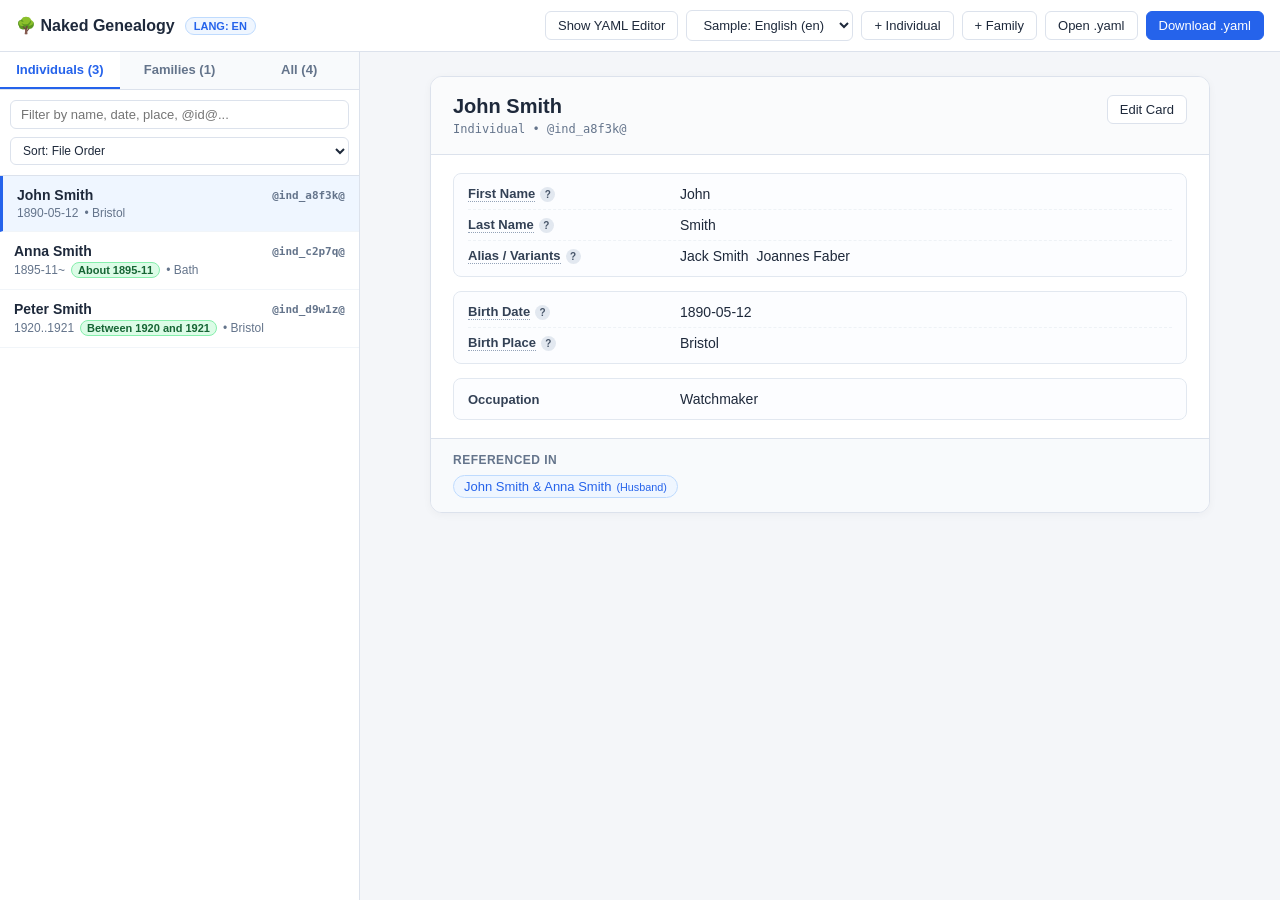
<file: naked-genealogy-viewer-v6.html>
<!DOCTYPE html>
<html lang="en">
<head>
<meta charset="UTF-8" />
<meta name="viewport" content="width=device-width, initial-scale=1.0" />
<title>Naked Genealogy Viewer v6</title>
<style>
  :root {
    --bg: #f4f6f9;
    --surface: #ffffff;
    --border: #dce2ec;
    --text: #1e293b;
    --muted: #64748b;
    --accent: #2563eb;
    --accent-soft: #eff6ff;
    --green-bg: #dcfce7;
    --green-text: #166534;
    --green-border: #86efac;
    --danger: #dc2626;
    --danger-soft: #fef2f2;
    --editor-bg: #0f172a;
    --editor-text: #e2e8f0;
  }
  * { box-sizing: border-box; }
  body {
    margin: 0;
    font-family: -apple-system, BlinkMacSystemFont, "Segoe UI", Roboto, sans-serif;
    background: var(--bg);
    color: var(--text);
    height: 100vh;
    display: flex;
    flex-direction: column;
  }
  header {
    background: var(--surface);
    border-bottom: 1px solid var(--border);
    padding: 10px 16px;
    display: flex;
    align-items: center;
    justify-content: space-between;
    gap: 12px;
    flex-wrap: wrap;
  }
  .brand {
    display: flex;
    align-items: center;
    gap: 10px;
    font-weight: 700;
    font-size: 16px;
  }
  .badge {
    font-size: 11px;
    font-weight: 600;
    padding: 2px 8px;
    border-radius: 999px;
    background: var(--accent-soft);
    color: var(--accent);
    border: 1px solid #bfdbfe;
  }
  .toolbar {
    display: flex;
    align-items: center;
    gap: 8px;
    flex-wrap: wrap;
  }
  button, select {
    font-family: inherit;
    font-size: 13px;
    padding: 6px 12px;
    border-radius: 6px;
    border: 1px solid var(--border);
    background: var(--surface);
    color: var(--text);
    cursor: pointer;
    transition: background 0.15s, border-color 0.15s;
  }
  button:hover, select:hover { background: #f8fafc; border-color: #cbd5e1; }
  button.primary { background: var(--accent); color: #fff; border-color: var(--accent); }
  button.primary:hover { background: #1d4ed8; }
  button.danger { color: var(--danger); border-color: #fecaca; background: var(--danger-soft); }

  main {
    flex: 1;
    display: flex;
    overflow: hidden;
  }

  /* Left Pane: Collapsible YAML Editor */
  #editorPane {
    width: 38%;
    min-width: 320px;
    max-width: 600px;
    background: var(--editor-bg);
    color: var(--editor-text);
    display: flex;
    flex-direction: column;
    border-right: 1px solid var(--border);
  }
  #editorPane.hidden { display: none; }
  .pane-header {
    padding: 8px 12px;
    font-size: 12px;
    font-weight: 600;
    text-transform: uppercase;
    letter-spacing: 0.04em;
    border-bottom: 1px solid rgba(255,255,255,0.1);
    display: flex;
    justify-content: space-between;
    align-items: center;
  }
  #yamlInput {
    flex: 1;
    width: 100%;
    border: none;
    outline: none;
    resize: none;
    padding: 14px;
    background: var(--editor-bg);
    color: var(--editor-text);
    font-family: ui-monospace, SFMono-Regular, Menlo, Consolas, monospace;
    font-size: 13px;
    line-height: 1.55;
  }

  /* Middle Pane: Directory List */
  #listPane {
    width: 360px;
    min-width: 280px;
    background: var(--surface);
    border-right: 1px solid var(--border);
    display: flex;
    flex-direction: column;
  }
  .tabs {
    display: flex;
    border-bottom: 1px solid var(--border);
    background: #f8fafc;
  }
  .tab {
    flex: 1;
    padding: 10px 8px;
    text-align: center;
    font-size: 13px;
    font-weight: 600;
    color: var(--muted);
    border: none;
    border-bottom: 2px solid transparent;
    border-radius: 0;
    background: transparent;
  }
  .tab.active {
    color: var(--accent);
    border-bottom-color: var(--accent);
    background: var(--surface);
  }
  .list-controls {
    padding: 10px;
    border-bottom: 1px solid var(--border);
    display: flex;
    flex-direction: column;
    gap: 8px;
  }
  .search-row {
    display: flex;
    gap: 6px;
  }
  #searchInput {
    flex: 1;
    padding: 6px 10px;
    border: 1px solid var(--border);
    border-radius: 6px;
    font-size: 13px;
  }
  .sort-row {
    display: flex;
    gap: 6px;
    align-items: center;
  }
  .sort-row select { flex: 1; font-size: 12px; padding: 5px 8px; }
  #recordList {
    flex: 1;
    overflow-y: auto;
  }
  .list-item {
    padding: 11px 14px;
    border-bottom: 1px solid #f1f5f9;
    cursor: pointer;
    transition: background 0.1s;
  }
  .list-item:hover { background: #f8fafc; }
  .list-item.selected { background: var(--accent-soft); border-left: 3px solid var(--accent); }
  .item-title {
    font-weight: 600;
    font-size: 14px;
    display: flex;
    justify-content: space-between;
    align-items: center;
    gap: 6px;
  }
  .item-id {
    font-family: monospace;
    font-size: 11px;
    color: var(--muted);
  }
  .item-sub {
    font-size: 12px;
    color: var(--muted);
    margin-top: 3px;
    display: flex;
    align-items: center;
    gap: 6px;
    flex-wrap: wrap;
  }

  /* Right Pane: Naked Object Inspector */
  #inspectorPane {
    flex: 1;
    overflow-y: auto;
    padding: 24px;
  }
  .card {
    max-width: 780px;
    margin: 0 auto;
    background: var(--surface);
    border: 1px solid var(--border);
    border-radius: 12px;
    box-shadow: 0 2px 8px rgba(15, 23, 42, 0.04);
    overflow: hidden;
  }
  .card-header {
    padding: 18px 22px;
    border-bottom: 1px solid var(--border);
    display: flex;
    justify-content: space-between;
    align-items: flex-start;
    gap: 12px;
    background: #fafbfc;
  }
  .card-title { margin: 0; font-size: 20px; }
  .card-meta { margin-top: 4px; font-size: 12px; color: var(--muted); font-family: monospace; }
  .card-body { padding: 18px 22px; display: flex; flex-direction: column; gap: 14px; }

  .field-group {
    border: 1px solid #e2e8f0;
    border-radius: 8px;
    padding: 12px 14px;
    background: #fcfdff;
  }
  .field-row {
    display: grid;
    grid-template-columns: 200px 1fr;
    gap: 12px;
    padding: 7px 0;
    border-bottom: 1px dashed #eef2f6;
    align-items: center;
  }
  .field-row:last-child { border-bottom: none; padding-bottom: 0; }
  .field-row:first-child { padding-top: 0; }

  .field-label {
    font-size: 13px;
    font-weight: 600;
    color: #334155;
    display: inline-flex;
    align-items: center;
    gap: 5px;
  }
  .has-tip {
    border-bottom: 1px dotted #94a3b8;
    cursor: help;
  }
  .tip-icon {
    display: inline-flex;
    align-items: center;
    justify-content: center;
    width: 15px;
    height: 15px;
    font-size: 10px;
    border-radius: 50%;
    background: #e2e8f0;
    color: #475569;
  }

  .field-value {
    font-size: 14px;
    display: flex;
    align-items: center;
    gap: 8px;
    flex-wrap: wrap;
  }

  /* Green Date Explanation Pill */
  .date-badge {
    display: inline-flex;
    align-items: center;
    padding: 2px 9px;
    font-size: 12px;
    font-weight: 600;
    border-radius: 999px;
    background: var(--green-bg);
    color: var(--green-text);
    border: 1px solid var(--green-border);
  }
  .date-badge-sm {
    padding: 1px 6px;
    font-size: 11px;
  }

  /* Link Pills */
  .link-pill {
    display: inline-flex;
    align-items: center;
    gap: 5px;
    padding: 3px 10px;
    border-radius: 999px;
    background: var(--accent-soft);
    color: var(--accent);
    border: 1px solid #bfdbfe;
    font-size: 13px;
    font-weight: 500;
    cursor: pointer;
    text-decoration: none;
  }
  .link-pill:hover { background: #dbeafe; }
  .link-broken {
    background: var(--danger-soft);
    color: var(--danger);
    border-color: #fecaca;
  }

  /* Backlinks Footer */
  .backlinks {
    padding: 14px 22px;
    background: #f8fafc;
    border-top: 1px solid var(--border);
  }
  .backlinks-title {
    font-size: 12px;
    font-weight: 700;
    text-transform: uppercase;
    letter-spacing: 0.04em;
    color: var(--muted);
    margin-bottom: 8px;
  }

  /* Edit Mode Inputs */
  .edit-row {
    display: grid;
    grid-template-columns: 180px 1fr 32px;
    gap: 8px;
    margin-bottom: 8px;
    align-items: center;
  }
  .edit-row input {
    width: 100%;
    padding: 6px 9px;
    border: 1px solid #cbd5e1;
    border-radius: 6px;
    font-size: 13px;
    font-family: inherit;
  }
  .edit-actions {
    display: flex;
    justify-content: space-between;
    margin-top: 14px;
    padding-top: 12px;
    border-top: 1px solid var(--border);
  }

  /* Floating Instant Tooltip */
  #tooltip {
    position: fixed;
    z-index: 9999;
    pointer-events: none;
    background: #0f172a;
    color: #f8fafc;
    padding: 8px 11px;
    border-radius: 7px;
    font-size: 12px;
    line-height: 1.4;
    max-width: 290px;
    box-shadow: 0 10px 20px rgba(0,0,0,0.2);
    display: none;
  }
  #tooltip code {
    display: block;
    color: #93c5fd;
    font-size: 11px;
    margin-bottom: 3px;
  }
</style>
</head>
<body>

<header>
  <div class="brand">
    <span>🌳 Naked Genealogy</span>
    <span class="badge" id="langBadge">LANG: EN</span>
  </div>
  <div class="toolbar">
    <button id="toggleYamlBtn">Show YAML Editor</button>
    <select id="sampleSelect" title="Load built-in sample">
      <option value="en">Sample: English (en)</option>
      <option value="pl">Sample: Polski (pl)</option>
    </select>
    <button id="newIndBtn">+ Individual</button>
    <button id="newFamBtn">+ Family</button>
    <button id="openFileBtn">Open .yaml</button>
    <button id="downloadBtn" class="primary">Download .yaml</button>
    <input type="file" id="fileInput" accept=".yaml,.yml,.txt" style="display:none" />
  </div>
</header>

<main>
  <!-- Collapsible YAML Editor (hidden by default) -->
  <section id="editorPane" class="hidden">
    <div class="pane-header">
      <span>Raw YAML Stream</span>
      <span id="parseStatus" style="color:#86efac;">Valid</span>
    </div>
    <textarea id="yamlInput" spellcheck="false"></textarea>
  </section>

  <!-- Directory List -->
  <section id="listPane">
    <div class="tabs">
      <button class="tab active" data-tab="Individual">Individuals (<span id="countInd">0</span>)</button>
      <button class="tab" data-tab="Family">Families (<span id="countFam">0</span>)</button>
      <button class="tab" data-tab="All">All (<span id="countAll">0</span>)</button>
    </div>
    <div class="list-controls">
      <div class="search-row">
        <input type="text" id="searchInput" placeholder="Filter by name, date, place, @id@..." />
      </div>
      <div class="sort-row">
        <select id="sortSelect">
          <option value="file">Sort: File Order</option>
          <option value="name_asc">Sort: Name (A → Z)</option>
          <option value="name_desc">Sort: Name (Z → A)</option>
          <option value="date_asc">Sort: Date (Oldest first)</option>
          <option value="date_desc">Sort: Date (Newest first)</option>
        </select>
      </div>
    </div>
    <div id="recordList"></div>
  </section>

  <!-- Single Card Inspector -->
  <section id="inspectorPane">
    <div id="inspectorContent"></div>
  </section>
</main>

<div id="tooltip"></div>
<datalist id="dictKeysList"></datalist>

<script>
const SAMPLES = {
  en: `---
id: "@meta@"
type: Meta
language: en
encoding: UTF-8
date_approx: "About {date}"
date_uncertain: "Uncertain {date}"
date_range: "Between {start} and {end}"
date_before: "On or before {date}"
date_after: "On or after {date}"
---
id: "@dictionary@"
type: Dictionary

name_first: First Name — Primary given name at birth or baptism
name_middle: Middle Name — Secondary given name(s)
name_maiden: Maiden Name — Surname at birth prior to marriage
name_last: Last Name — Current or primary family surname
name_alias: Alias / Variants — Nicknames or spelling variations in records

birth_date: Birth Date — Date of birth (EDTF format)
birth_place: Birth Place — Town, parish, or region of birth

death_date: Death Date — Date of death (EDTF format)
death_place: Death Place — Location of death or burial

marriage_date: Marriage Date — Date of wedding or union
marriage_place: Marriage Place — Parish or civil registry location

husband_id: Husband — Link to partner 1 in a family unit
wife_id: Wife — Link to partner 2 in a family unit
child_ids: Children — List of links to children in this family
---
id: "@ind_a8f3k@"
type: Individual

name_first: John
name_last: Smith
name_alias:
  - Jack Smith
  - Joannes Faber

birth_date: 1890-05-12
birth_place: Bristol

occupation: Watchmaker
---
id: "@ind_c2p7q@"
type: Individual

name_first: Anna
name_maiden: Taylor
name_last: Smith

birth_date: 1895-11~
birth_place: Bath
---
id: "@ind_d9w1z@"
type: Individual

name_first: Peter
name_last: Smith

birth_date: 1920..1921
birth_place: Bristol
---
id: "@fam_9x2p1@"
type: Family

marriage_date: 1918-06-20
marriage_place: Bristol

husband_id: "@ind_a8f3k@"
wife_id: "@ind_c2p7q@"
child_ids:
  - "@ind_d9w1z@"
`,
  pl: `---
id: "@meta@"
type: Meta
language: pl
encoding: UTF-8
date_approx: "Około {date}"
date_uncertain: "Niepewna data: {date}"
date_range: "Między {start} a {end}"
date_before: "Nie później niż {date}"
date_after: "Nie wcześniej niż {date}"
---
id: "@dictionary@"
type: Dictionary

imie: Imię — Pierwsze imię nadane przy urodzeniu lub chrzcie
drugie_imie: Drugie imię — Kolejne imię nadane przy urodzeniu lub chrzcie
nazwisko_rodowe: Nazwisko rodowe — Nazwisko noszone przed zawarciem małżeństwa
nazwisko: Nazwisko — Obecne lub główne nazwisko
pseudonim: Pseudonim / Warianty — Zdrobnienia lub warianty pisowni w aktach

urodzenie_data: Data urodzenia — Data urodzenia w formacie EDTF
urodzenie_miejsce: Miejsce urodzenia — Miejscowość lub parafia urodzenia

zgon_data: Data zgonu — Data śmierci w formacie EDTF
zgon_miejsce: Miejsce zgonu — Miejscowość zgonu lub pochówku

slub_data: Data ślubu — Data zawarcia małżeństwa
slub_miejsce: Miejsce ślubu — Parafia lub urząd stanu cywilnego

maz_id: Mąż — Odnośnik do męża lub partnera w rodzinie
zona_id: Żona — Odnośnik do żony lub partnerki w rodzinie
dzieci_ids: Dzieci — Lista odnośników do dzieci w rodzinie
---
id: "@ind_a8f3k@"
type: Individual

imie: Jan
nazwisko: Kowalski
pseudonim:
  - Jasiek
  - Joannes Kowalsky

urodzenie_data: 1890-05-12
urodzenie_miejsce: Kraków

zawod: Zegarmistrz
---
id: "@ind_c2p7q@"
type: Individual

imie: Anna
nazwisko_rodowe: Zielińska
nazwisko: Kowalska

urodzenie_data: 1895-11~
urodzenie_miejsce: Wieliczka
---
id: "@ind_d9w1z@"
type: Individual

imie: Piotr
nazwisko: Kowalski

urodzenie_data: 1920..1921
urodzenie_miejsce: Kraków
---
id: "@fam_9x2p1@"
type: Family

slub_data: 1918-06-20
slub_miejsce: Kraków

maz_id: "@ind_a8f3k@"
zona_id: "@ind_c2p7q@"
dzieci_ids:
  - "@ind_d9w1z@"
`
};

let state = {
  docs: [],
  registry: {},
  meta: {},
  dict: {},
  dictGroups: [],
  activeTab: "Individual",
  selectedId: null,
  editMode: false
};

function unquote(val) {
  val = val.trim();
  if ((val.startsWith('"') && val.endsWith('"')) || (val.startsWith("'") && val.endsWith("'"))) {
    return val.slice(1, -1);
  }
  return val;
}

function parseYamlStream(text) {
  const rawBlocks = text.split(/^---\s*$/m);
  const docs = [];

  for (const block of rawBlocks) {
    const lines = block.split(/\r?\n/);
    const entries = [];
    let currentKey = null;
    let groupIndex = 0;
    let sawField = false;

    for (let rawLine of lines) {
      const trimmed = rawLine.trim();
      if (!trimmed) {
        if (sawField) groupIndex++;
        continue;
      }
      if (trimmed.startsWith("#")) continue;

      if (rawLine.match(/^\s*-\s+/)) {
        const itemVal = unquote(rawLine.replace(/^\s*-\s+/, ""));
        if (currentKey && entries.length > 0) {
          const last = entries[entries.length - 1];
          if (!Array.isArray(last.value)) last.value = [];
          last.value.push(itemVal);
        }
        continue;
      }

      const colonIdx = rawLine.indexOf(":");
      if (colonIdx > 0) {
        const key = rawLine.slice(0, colonIdx).trim();
        const rest = rawLine.slice(colonIdx + 1).trim();
        currentKey = key;
        sawField = true;
        entries.push({
          key,
          value: rest === "" ? [] : unquote(rest),
          group: groupIndex
        });
      }
    }

    if (entries.length > 0) {
      const map = {};
      entries.forEach(e => { map[e.key] = e.value; });
      docs.push({ entries, map });
    }
  }
  return docs;
}

function serializeYamlStream(docs) {
  return docs.map(doc => {
    const lines = ["---"];
    let prevGroup = null;
    for (const e of doc.entries) {
      if (prevGroup !== null && e.group !== prevGroup && e.key !== "id" && e.key !== "type") {
        lines.push("");
      }
      prevGroup = e.group;
      if (Array.isArray(e.value)) {
        lines.push(`${e.key}:`);
        e.value.forEach(v => lines.push(`  - ${formatYamlScalar(v)}`));
      } else {
        lines.push(`${e.key}: ${formatYamlScalar(e.value)}`);
      }
    }
    return lines.join("\n");
  }).join("\n") + "\n";
}

function formatYamlScalar(val) {
  const s = String(val ?? "");
  if (s.startsWith("@") || s.startsWith("..") || s.includes(": ") || s.includes("{")) {
    return `"${s.replace(/"/g, '\\"')}"`;
  }
  return s;
}

function rebuildModel() {
  const text = document.getElementById("yamlInput").value;
  const docs = parseYamlStream(text);
  const registry = {};
  let meta = {};
  const dict = {};
  const dictGroups = [];

  docs.forEach(doc => {
    if (doc.map.id) registry[doc.map.id] = doc;
    if (doc.map.id === "@meta@" || doc.map.type === "Meta") meta = doc.map;
    if (doc.map.id === "@dictionary@" || doc.map.type === "Dictionary") {
      doc.entries.forEach(e => {
        if (e.key === "id" || e.key === "type") return;
        const raw = String(e.value || "");
        const parts = raw.split(/\s+(?:—|-)\s+/);
        dict[e.key] = {
          label: parts[0] || prettifyKey(e.key),
          tip: parts.slice(1).join(" - ") || "",
          group: e.group
        };
      });
    }
  });

  state.docs = docs;
  state.registry = registry;
  state.meta = meta;
  state.dict = dict;

  const lang = (meta.language || "en").toUpperCase();
  document.getElementById("langBadge").textContent = `LANG: ${lang}`;

  const dl = document.getElementById("dictKeysList");
  dl.innerHTML = Object.keys(dict).map(k => `<option value="${k}">${dict[k].label}</option>`).join("");

  const visibleDocs = docs.filter(d => d.map.type !== "Meta" && d.map.type !== "Dictionary");
  if (!state.selectedId || !registry[state.selectedId]) {
    state.selectedId = visibleDocs.length ? visibleDocs[0].map.id : null;
  }

  renderList();
  renderInspector();
}

function prettifyKey(key) {
  return key.replace(/_ids?$/, "").replace(/_/g, " ").replace(/\b\w/g, c => c.toUpperCase());
}

function getFieldMeta(key) {
  if (state.dict[key]) return state.dict[key];
  return { label: prettifyKey(key), tip: "", group: null };
}

function getDateTemplates() {
  const isPl = (state.meta.language || "").toLowerCase() === "pl";
  return {
    approx: state.meta.date_approx || (isPl ? "Około {date}" : "About {date}"),
    uncertain: state.meta.date_uncertain || (isPl ? "Niepewna data: {date}" : "Uncertain {date}"),
    range: state.meta.date_range || (isPl ? "Między {start} a {end}" : "Between {start} and {end}"),
    before: state.meta.date_before || (isPl ? "Nie później niż {date}" : "On or before {date}"),
    after: state.meta.date_after || (isPl ? "Nie wcześniej niż {date}" : "On or after {date}")
  };
}

function explainDate(val) {
  if (typeof val !== "string") return null;
  const v = val.trim();
  const tpl = getDateTemplates();

  if (/^\d{4}(-\d{2}(-\d{2})?)?~$/.test(v)) {
    return tpl.approx.replace("{date}", v.slice(0, -1));
  }
  if (/^\d{4}(-\d{2}(-\d{2})?)?\?$/.test(v)) {
    return tpl.uncertain.replace("{date}", v.slice(0, -1));
  }
  if (/^\d{4}(-\d{2}(-\d{2})?)?\.\.\d{4}(-\d{2}(-\d{2})?)?$/.test(v)) {
    const [start, end] = v.split("..");
    return tpl.range.replace("{start}", start).replace("{end}", end);
  }
  if (/^\.\.\d{4}(-\d{2}(-\d{2})?)?$/.test(v)) {
    return tpl.before.replace("{date}", v.slice(2));
  }
  if (/^\d{4}(-\d{2}(-\d{2})?)?\.\.$/.test(v)) {
    return tpl.after.replace("{date}", v.slice(0, -2));
  }
  return null;
}

function isLink(val) {
  return typeof val === "string" && /^@.+\@$/.test(val.trim());
}

function getDisplayTitle(doc) {
  if (!doc) return "Unknown";
  const m = doc.map;
  if (m.type === "Individual") {
    const first = m.name_first || m.imie || m.given_name || "";
    const last = m.name_last || m.nazwisko || m.surname || m.name_maiden || m.nazwisko_rodowe || "";
    const full = `${first} ${last}`.trim() || m.full_name;
    return full || m.id;
  }
  if (m.type === "Family") {
    const h = m.husband_id || m.maz_id;
    const w = m.wife_id || m.zona_id;
    const hName = h && state.registry[h] ? getDisplayTitle(state.registry[h]) : (h || "?");
    const wName = w && state.registry[w] ? getDisplayTitle(state.registry[w]) : (w || "?");
    return `${hName} & ${wName}`;
  }
  return m.title || m.name || m.id;
}

function getPrimaryDate(doc) {
  const m = doc.map;
  return m.birth_date || m.urodzenie_data || m.born || m.marriage_date || m.slub_data || m.date || "";
}

function getSortName(doc) {
  const m = doc.map;
  if (m.type === "Individual") {
    const last = m.name_last || m.nazwisko || m.name_maiden || m.nazwisko_rodowe || "";
    const first = m.name_first || m.imie || "";
    return `${last} ${first}`.trim().toLowerCase();
  }
  return getDisplayTitle(doc).toLowerCase();
}

function renderList() {
  const query = document.getElementById("searchInput").value.trim().toLowerCase();
  const sortMode = document.getElementById("sortSelect").value;

  const contentDocs = state.docs.filter(d => d.map.type !== "Meta" && d.map.type !== "Dictionary");
  const indDocs = contentDocs.filter(d => d.map.type === "Individual");
  const famDocs = contentDocs.filter(d => d.map.type === "Family");

  document.getElementById("countInd").textContent = indDocs.length;
  document.getElementById("countFam").textContent = famDocs.length;
  document.getElementById("countAll").textContent = contentDocs.length;

  let filtered = contentDocs;
  if (state.activeTab === "Individual") filtered = indDocs;
  else if (state.activeTab === "Family") filtered = famDocs;

  if (query) {
    filtered = filtered.filter(doc => {
      const title = getDisplayTitle(doc).toLowerCase();
      const raw = JSON.stringify(doc.map).toLowerCase();
      return title.includes(query) || raw.includes(query);
    });
  }

  filtered = [...filtered];
  if (sortMode === "name_asc") filtered.sort((a, b) => getSortName(a).localeCompare(getSortName(b)));
  if (sortMode === "name_desc") filtered.sort((a, b) => getSortName(b).localeCompare(getSortName(a)));
  if (sortMode === "date_asc") filtered.sort((a, b) => getPrimaryDate(a).localeCompare(getPrimaryDate(b)));
  if (sortMode === "date_desc") filtered.sort((a, b) => getPrimaryDate(b).localeCompare(getPrimaryDate(a)));

  const listEl = document.getElementById("recordList");
  listEl.innerHTML = filtered.map(doc => {
    const id = doc.map.id;
    const title = escapeHtml(getDisplayTitle(doc));
    const dateVal = getPrimaryDate(doc);
    const dateExp = explainDate(dateVal);
    const place = doc.map.birth_place || doc.map.urodzenie_miejsce || doc.map.marriage_place || doc.map.slub_miejsce || "";
    const selected = id === state.selectedId ? "selected" : "";

    let subHtml = "";
    if (dateVal) {
      subHtml += `<span>${escapeHtml(dateVal)}</span>`;
      if (dateExp) subHtml += `<span class="date-badge date-badge-sm">${escapeHtml(dateExp)}</span>`;
    }
    if (place) subHtml += `<span>• ${escapeHtml(place)}</span>`;

    return `
      <div class="list-item ${selected}" data-id="${escapeHtml(id)}">
        <div class="item-title">
          <span>${title}</span>
          <span class="item-id">${escapeHtml(id)}</span>
        </div>
        <div class="item-sub">${subHtml || escapeHtml(doc.map.type || "")}</div>
      </div>
    `;
  }).join("");

  listEl.querySelectorAll(".list-item").forEach(el => {
    el.addEventListener("click", () => {
      state.selectedId = el.dataset.id;
      state.editMode = false;
      renderList();
      renderInspector();
    });
  });
}

function getBacklinks(targetId) {
  const results = [];
  for (const doc of state.docs) {
    if (doc.map.id === targetId || doc.map.type === "Meta" || doc.map.type === "Dictionary") continue;
    for (const e of doc.entries) {
      const vals = Array.isArray(e.value) ? e.value : [e.value];
      if (vals.includes(targetId)) {
        results.push({
          fromId: doc.map.id,
          fromTitle: getDisplayTitle(doc),
          viaLabel: getFieldMeta(e.key).label
        });
      }
    }
  }
  return results;
}

function renderInspector() {
  const container = document.getElementById("inspectorContent");
  const doc = state.registry[state.selectedId];
  if (!doc) {
    container.innerHTML = `<div class="card"><div class="card-body">No record selected.</div></div>`;
    return;
  }

  if (state.editMode) {
    renderEditorCard(doc, container);
    return;
  }

  const title = escapeHtml(getDisplayTitle(doc));
  const fieldEntries = doc.entries.filter(e => e.key !== "id" && e.key !== "type");

  // Group entries using dictionary group if available, else YAML group
  const groups = [];
  let currentGroup = [];
  let lastGroupKey = null;

  fieldEntries.forEach(e => {
    const meta = getFieldMeta(e.key);
    const gKey = meta.group !== null ? `dict_${meta.group}` : `yaml_${e.group}`;
    if (lastGroupKey !== null && gKey !== lastGroupKey && currentGroup.length > 0) {
      groups.push(currentGroup);
      currentGroup = [];
    }
    currentGroup.push(e);
    lastGroupKey = gKey;
  });
  if (currentGroup.length > 0) groups.push(currentGroup);

  const groupsHtml = groups.map(grp => {
    const rowsHtml = grp.map(e => {
      const meta = getFieldMeta(e.key);
      const tipAttr = meta.tip ? `data-key="${escapeHtml(e.key)}" data-tip="${escapeHtml(meta.tip)}"` : `data-key="${escapeHtml(e.key)}"`;
      const labelHtml = `
        <div class="field-label">
          <span class="${meta.tip ? 'has-tip' : ''}" ${tipAttr}>${escapeHtml(meta.label)}</span>
          ${meta.tip ? `<span class="tip-icon" ${tipAttr}>?</span>` : ""}
        </div>
      `;
      const valHtml = renderValue(e.value);
      return `<div class="field-row">${labelHtml}<div class="field-value">${valHtml}</div></div>`;
    }).join("");
    return `<div class="field-group">${rowsHtml}</div>`;
  }).join("");

  const backlinks = getBacklinks(doc.map.id);
  const backlinksHtml = backlinks.length ? `
    <div class="backlinks">
      <div class="backlinks-title">Referenced In</div>
      <div class="field-value">
        ${backlinks.map(b => `
          <span class="link-pill" data-nav="${escapeHtml(b.fromId)}">
            ${escapeHtml(b.fromTitle)} <small>(${escapeHtml(b.viaLabel)})</small>
          </span>
        `).join("")}
      </div>
    </div>
  ` : "";

  container.innerHTML = `
    <div class="card">
      <div class="card-header">
        <div>
          <h2 class="card-title">${title}</h2>
          <div class="card-meta">${escapeHtml(doc.map.type || "Object")} • ${escapeHtml(doc.map.id)}</div>
        </div>
        <div>
          <button id="editCardBtn">Edit Card</button>
        </div>
      </div>
      <div class="card-body">
        ${groupsHtml || "<p style='color:var(--muted)'>No properties defined yet.</p>"}
      </div>
      ${backlinksHtml}
    </div>
  `;

  document.getElementById("editCardBtn").addEventListener("click", () => {
    state.editMode = true;
    renderInspector();
  });

  container.querySelectorAll("[data-nav]").forEach(el => {
    el.addEventListener("click", () => navigateTo(el.dataset.nav));
  });

  bindTooltips(container);
}

function renderValue(val) {
  if (Array.isArray(val)) {
    return val.map(item => renderSingleScalar(item)).join("");
  }
  return renderSingleScalar(val);
}

function renderSingleScalar(val) {
  const str = String(val ?? "");
  if (isLink(str)) {
    const target = state.registry[str];
    if (target) {
      return `<span class="link-pill" data-nav="${escapeHtml(str)}">🔗 ${escapeHtml(getDisplayTitle(target))}</span>`;
    }
    return `<span class="link-pill link-broken">⚠️ Missing: ${escapeHtml(str)}</span>`;
  }
  const dateExp = explainDate(str);
  if (dateExp) {
    return `<span>${escapeHtml(str)}</span> <span class="date-badge">${escapeHtml(dateExp)}</span>`;
  }
  return `<span>${escapeHtml(str)}</span>`;
}

function renderEditorCard(doc, container) {
  const editableEntries = doc.entries.filter(e => e.key !== "id" && e.key !== "type");

  const rowsHtml = editableEntries.map((e, idx) => {
    const valStr = Array.isArray(e.value) ? e.value.join(", ") : String(e.value ?? "");
    return `
      <div class="edit-row" data-idx="${idx}">
        <input type="text" class="edit-key" list="dictKeysList" value="${escapeHtml(e.key)}" placeholder="key_name" />
        <input type="text" class="edit-val" value="${escapeHtml(valStr)}" placeholder="value (comma-separated for list)" />
        <button type="button" class="danger remove-row-btn" title="Remove field">✕</button>
      </div>
    `;
  }).join("");

  container.innerHTML = `
    <div class="card">
      <div class="card-header">
        <div>
          <h2 class="card-title">Editing: ${escapeHtml(getDisplayTitle(doc))}</h2>
          <div class="card-meta">${escapeHtml(doc.map.type)} • ${escapeHtml(doc.map.id)}</div>
        </div>
      </div>
      <div class="card-body">
        <div id="editRowsContainer">${rowsHtml}</div>
        <div>
          <button type="button" id="addFieldBtn">+ Add Field</button>
        </div>
        <div class="edit-actions">
          <button type="button" class="danger" id="deleteCardBtn">Delete Record</button>
          <div style="display:flex;gap:8px;">
            <button type="button" id="cancelEditBtn">Cancel</button>
            <button type="button" class="primary" id="saveEditBtn">Save Changes</button>
          </div>
        </div>
      </div>
    </div>
  `;

  const rowsContainer = document.getElementById("editRowsContainer");
  rowsContainer.querySelectorAll(".remove-row-btn").forEach(btn => {
    btn.addEventListener("click", () => btn.closest(".edit-row").remove());
  });

  document.getElementById("addFieldBtn").addEventListener("click", () => {
    const row = document.createElement("div");
    row.className = "edit-row";
    row.innerHTML = `
      <input type="text" class="edit-key" list="dictKeysList" placeholder="new_field_key" />
      <input type="text" class="edit-val" placeholder="value" />
      <button type="button" class="danger remove-row-btn">✕</button>
    `;
    row.querySelector(".remove-row-btn").addEventListener("click", () => row.remove());
    rowsContainer.appendChild(row);
  });

  document.getElementById("cancelEditBtn").addEventListener("click", () => {
    state.editMode = false;
    renderInspector();
  });

  document.getElementById("deleteCardBtn").addEventListener("click", () => {
    state.docs = state.docs.filter(d => d.map.id !== doc.map.id);
    state.selectedId = null;
    state.editMode = false;
    syncDocsToYaml();
  });

  document.getElementById("saveEditBtn").addEventListener("click", () => {
    const newEntries = [
      { key: "id", value: doc.map.id, group: 0 },
      { key: "type", value: doc.map.type, group: 0 }
    ];
    rowsContainer.querySelectorAll(".edit-row").forEach((row, i) => {
      const k = row.querySelector(".edit-key").value.trim();
      const rawV = row.querySelector(".edit-val").value.trim();
      if (!k) return;
      const isListKey = k.endsWith("_ids") || k === "name_alias" || k === "pseudonim";
      const val = (isListKey && rawV.includes(","))
        ? rawV.split(",").map(s => s.trim()).filter(Boolean)
        : (isListKey && rawV ? [rawV] : rawV);
      const dictMeta = state.dict[k];
      newEntries.push({
        key: k,
        value: val,
        group: dictMeta ? dictMeta.group : i + 1
      });
    });
    doc.entries = newEntries;
    state.editMode = false;
    syncDocsToYaml();
  });
}

function syncDocsToYaml() {
  document.getElementById("yamlInput").value = serializeYamlStream(state.docs);
  rebuildModel();
}

function navigateTo(targetId) {
  const target = state.registry[targetId];
  if (!target) return;
  state.selectedId = targetId;
  state.editMode = false;
  if (target.map.type === "Individual" || target.map.type === "Family") {
    state.activeTab = target.map.type;
    document.querySelectorAll(".tab").forEach(t => {
      t.classList.toggle("active", t.dataset.tab === state.activeTab);
    });
  }
  renderList();
  renderInspector();
}

function createNewRecord(type) {
  const prefix = type === "Individual" ? "ind" : "fam";
  const rand = Math.random().toString(36).substring(2, 7);
  const newId = `@${prefix}_${rand}@`;
  const isPl = (state.meta.language || "").toLowerCase() === "pl";

  const entries = [
    { key: "id", value: newId, group: 0 },
    { key: "type", value: type, group: 0 }
  ];

  if (type === "Individual") {
    entries.push({ key: isPl ? "imie" : "name_first", value: "", group: 1 });
    entries.push({ key: isPl ? "nazwisko" : "name_last", value: "", group: 1 });
    entries.push({ key: isPl ? "urodzenie_data" : "birth_date", value: "", group: 2 });
  } else {
    entries.push({ key: isPl ? "slub_data" : "marriage_date", value: "", group: 1 });
    entries.push({ key: isPl ? "maz_id" : "husband_id", value: "", group: 2 });
    entries.push({ key: isPl ? "zona_id" : "wife_id", value: "", group: 2 });
  }

  const map = {};
  entries.forEach(e => { map[e.key] = e.value; });
  state.docs.push({ entries, map });
  state.selectedId = newId;
  state.activeTab = type;
  state.editMode = true;

  document.querySelectorAll(".tab").forEach(t => {
    t.classList.toggle("active", t.dataset.tab === type);
  });
  syncDocsToYaml();
}

function bindTooltips(root) {
  const tipEl = document.getElementById("tooltip");
  root.querySelectorAll("[data-key]").forEach(el => {
    el.addEventListener("mouseenter", e => {
      const k = el.dataset.key;
      const t = el.dataset.tip;
      tipEl.innerHTML = `<code>${escapeHtml(k)}</code>${t ? escapeHtml(t) : ""}`;
      tipEl.style.display = "block";
      positionTooltip(e, tipEl);
    });
    el.addEventListener("mousemove", e => positionTooltip(e, tipEl));
    el.addEventListener("mouseleave", () => { tipEl.style.display = "none"; });
  });
}

function positionTooltip(e, tipEl) {
  const pad = 12;
  let x = e.clientX + pad;
  let y = e.clientY + pad;
  if (x + 300 > window.innerWidth) x = e.clientX - 300;
  if (y + 80 > window.innerHeight) y = e.clientY - 70;
  tipEl.style.left = `${Math.max(8, x)}px`;
  tipEl.style.top = `${Math.max(8, y)}px`;
}

function escapeHtml(str) {
  return String(str ?? "")
    .replace(/&/g, "&amp;")
    .replace(/</g, "&lt;")
    .replace(/>/g, "&gt;")
    .replace(/"/g, "&quot;");
}

// Event Wiring
document.getElementById("toggleYamlBtn").addEventListener("click", () => {
  const pane = document.getElementById("editorPane");
  pane.classList.toggle("hidden");
  document.getElementById("toggleYamlBtn").textContent =
    pane.classList.contains("hidden") ? "Show YAML Editor" : "Hide YAML Editor";
});

document.getElementById("sampleSelect").addEventListener("change", e => {
  state.selectedId = null;
  state.editMode = false;
  document.getElementById("yamlInput").value = SAMPLES[e.target.value];
  rebuildModel();
});

document.getElementById("yamlInput").addEventListener("input", () => {
  rebuildModel();
});

document.querySelectorAll(".tab").forEach(tab => {
  tab.addEventListener("click", () => {
    state.activeTab = tab.dataset.tab;
    document.querySelectorAll(".tab").forEach(t => t.classList.remove("active"));
    tab.classList.add("active");
    renderList();
  });
});

document.getElementById("searchInput").addEventListener("input", renderList);
document.getElementById("sortSelect").addEventListener("change", renderList);

document.getElementById("newIndBtn").addEventListener("click", () => createNewRecord("Individual"));
document.getElementById("newFamBtn").addEventListener("click", () => createNewRecord("Family"));

document.getElementById("openFileBtn").addEventListener("click", () => {
  document.getElementById("fileInput").click();
});
document.getElementById("fileInput").addEventListener("change", e => {
  const file = e.target.files[0];
  if (!file) return;
  const reader = new FileReader();
  reader.onload = ev => {
    state.selectedId = null;
    state.editMode = false;
    document.getElementById("yamlInput").value = ev.target.result;
    rebuildModel();
  };
  reader.readAsText(file);
});

document.getElementById("downloadBtn").addEventListener("click", () => {
  const blob = new Blob([document.getElementById("yamlInput").value], { type: "text/yaml;charset=utf-8" });
  const a = document.createElement("a");
  a.href = URL.createObjectURL(blob);
  a.download = "family-tree.yaml";
  a.click();
});

// Init
document.getElementById("yamlInput").value = SAMPLES.en;
rebuildModel();
</script>
</body>
</html>
</file>
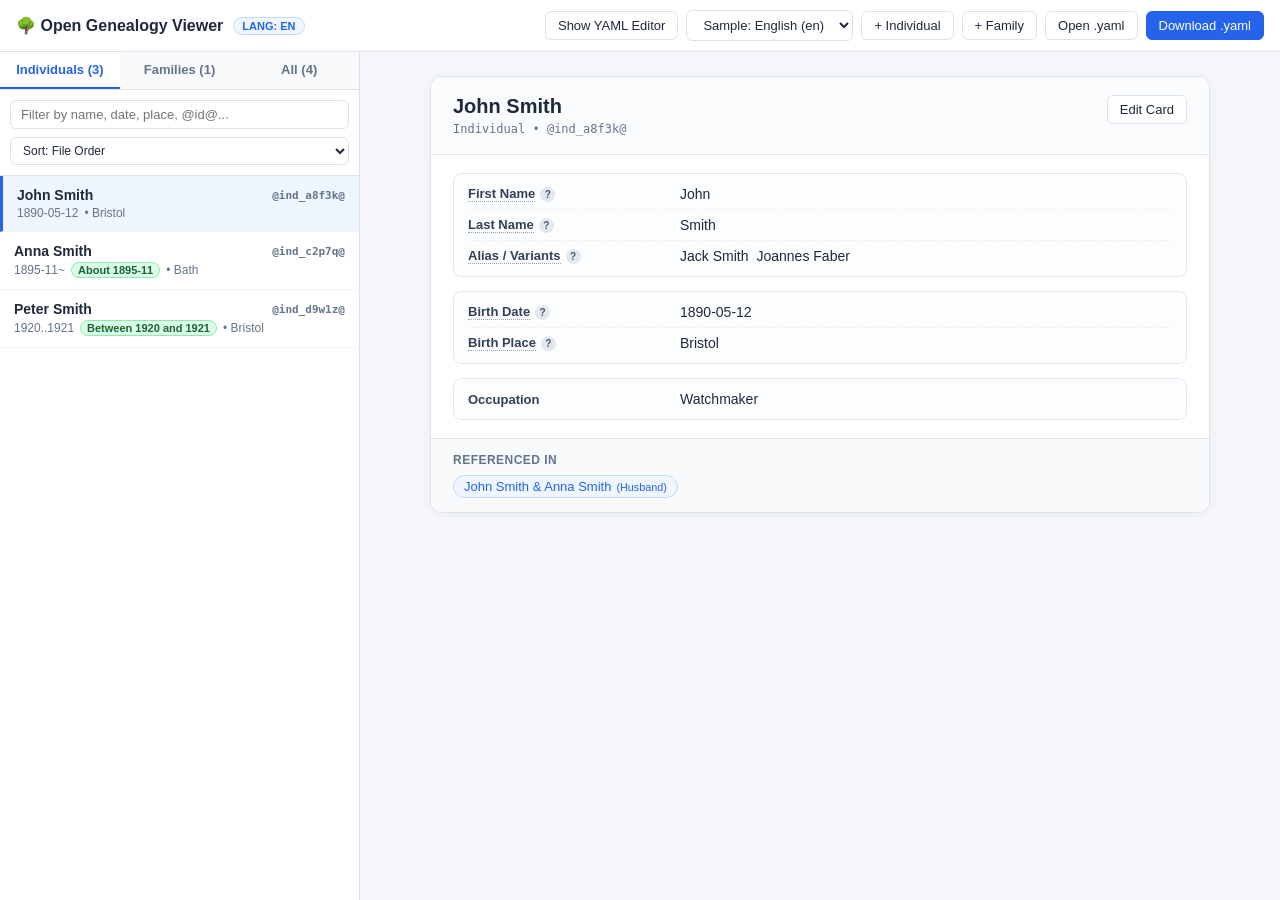
<file: open-genealogy-viewer.html>
<!DOCTYPE html>
<html lang="en">
<head>
<meta charset="UTF-8" />
<meta name="viewport" content="width=device-width, initial-scale=1.0" />
<title>Open Genealogy Viewer</title>
<style>
  :root {
    --bg: #f4f6f9;
    --surface: #ffffff;
    --border: #dce2ec;
    --text: #1e293b;
    --muted: #64748b;
    --accent: #2563eb;
    --accent-soft: #eff6ff;
    --green-bg: #dcfce7;
    --green-text: #166534;
    --green-border: #86efac;
    --danger: #dc2626;
    --danger-soft: #fef2f2;
    --editor-bg: #0f172a;
    --editor-text: #e2e8f0;
  }
  * { box-sizing: border-box; }
  body {
    margin: 0;
    font-family: -apple-system, BlinkMacSystemFont, "Segoe UI", Roboto, sans-serif;
    background: var(--bg);
    color: var(--text);
    height: 100vh;
    display: flex;
    flex-direction: column;
  }
  header {
    background: var(--surface);
    border-bottom: 1px solid var(--border);
    padding: 10px 16px;
    display: flex;
    align-items: center;
    justify-content: space-between;
    gap: 12px;
    flex-wrap: wrap;
  }
  .brand {
    display: flex;
    align-items: center;
    gap: 10px;
    font-weight: 700;
    font-size: 16px;
  }
  .badge {
    font-size: 11px;
    font-weight: 600;
    padding: 2px 8px;
    border-radius: 999px;
    background: var(--accent-soft);
    color: var(--accent);
    border: 1px solid #bfdbfe;
  }
  .toolbar {
    display: flex;
    align-items: center;
    gap: 8px;
    flex-wrap: wrap;
  }
  button, select {
    font-family: inherit;
    font-size: 13px;
    padding: 6px 12px;
    border-radius: 6px;
    border: 1px solid var(--border);
    background: var(--surface);
    color: var(--text);
    cursor: pointer;
    transition: background 0.15s, border-color 0.15s;
  }
  button:hover, select:hover { background: #f8fafc; border-color: #cbd5e1; }
  button.primary { background: var(--accent); color: #fff; border-color: var(--accent); }
  button.primary:hover { background: #1d4ed8; }
  button.danger { color: var(--danger); border-color: #fecaca; background: var(--danger-soft); }

  main {
    flex: 1;
    display: flex;
    overflow: hidden;
  }

  /* Left Pane: Collapsible YAML Editor */
  #editorPane {
    width: 38%;
    min-width: 320px;
    max-width: 600px;
    background: var(--editor-bg);
    color: var(--editor-text);
    display: flex;
    flex-direction: column;
    border-right: 1px solid var(--border);
  }
  #editorPane.hidden { display: none; }
  .pane-header {
    padding: 8px 12px;
    font-size: 12px;
    font-weight: 600;
    text-transform: uppercase;
    letter-spacing: 0.04em;
    border-bottom: 1px solid rgba(255,255,255,0.1);
    display: flex;
    justify-content: space-between;
    align-items: center;
  }
  #yamlInput {
    flex: 1;
    width: 100%;
    border: none;
    outline: none;
    resize: none;
    padding: 14px;
    background: var(--editor-bg);
    color: var(--editor-text);
    font-family: ui-monospace, SFMono-Regular, Menlo, Consolas, monospace;
    font-size: 13px;
    line-height: 1.55;
  }

  /* Middle Pane: Directory List */
  #listPane {
    width: 360px;
    min-width: 280px;
    background: var(--surface);
    border-right: 1px solid var(--border);
    display: flex;
    flex-direction: column;
  }
  .tabs {
    display: flex;
    border-bottom: 1px solid var(--border);
    background: #f8fafc;
  }
  .tab {
    flex: 1;
    padding: 10px 8px;
    text-align: center;
    font-size: 13px;
    font-weight: 600;
    color: var(--muted);
    border: none;
    border-bottom: 2px solid transparent;
    border-radius: 0;
    background: transparent;
  }
  .tab.active {
    color: var(--accent);
    border-bottom-color: var(--accent);
    background: var(--surface);
  }
  .list-controls {
    padding: 10px;
    border-bottom: 1px solid var(--border);
    display: flex;
    flex-direction: column;
    gap: 8px;
  }
  .search-row {
    display: flex;
    gap: 6px;
  }
  #searchInput {
    flex: 1;
    padding: 6px 10px;
    border: 1px solid var(--border);
    border-radius: 6px;
    font-size: 13px;
  }
  .sort-row {
    display: flex;
    gap: 6px;
    align-items: center;
  }
  .sort-row select { flex: 1; font-size: 12px; padding: 5px 8px; }
  #recordList {
    flex: 1;
    overflow-y: auto;
  }
  .list-item {
    padding: 11px 14px;
    border-bottom: 1px solid #f1f5f9;
    cursor: pointer;
    transition: background 0.1s;
  }
  .list-item:hover { background: #f8fafc; }
  .list-item.selected { background: var(--accent-soft); border-left: 3px solid var(--accent); }
  .item-title {
    font-weight: 600;
    font-size: 14px;
    display: flex;
    justify-content: space-between;
    align-items: center;
    gap: 6px;
  }
  .item-id {
    font-family: monospace;
    font-size: 11px;
    color: var(--muted);
  }
  .item-sub {
    font-size: 12px;
    color: var(--muted);
    margin-top: 3px;
    display: flex;
    align-items: center;
    gap: 6px;
    flex-wrap: wrap;
  }

  /* Right Pane: Naked Object Inspector */
  #inspectorPane {
    flex: 1;
    overflow-y: auto;
    padding: 24px;
  }
  .card {
    max-width: 780px;
    margin: 0 auto;
    background: var(--surface);
    border: 1px solid var(--border);
    border-radius: 12px;
    box-shadow: 0 2px 8px rgba(15, 23, 42, 0.04);
    overflow: hidden;
  }
  .card-header {
    padding: 18px 22px;
    border-bottom: 1px solid var(--border);
    display: flex;
    justify-content: space-between;
    align-items: flex-start;
    gap: 12px;
    background: #fafbfc;
  }
  .card-title { margin: 0; font-size: 20px; }
  .card-meta { margin-top: 4px; font-size: 12px; color: var(--muted); font-family: monospace; }
  .card-body { padding: 18px 22px; display: flex; flex-direction: column; gap: 14px; }

  .field-group {
    border: 1px solid #e2e8f0;
    border-radius: 8px;
    padding: 12px 14px;
    background: #fcfdff;
  }
  .field-row {
    display: grid;
    grid-template-columns: 200px 1fr;
    gap: 12px;
    padding: 7px 0;
    border-bottom: 1px dashed #eef2f6;
    align-items: center;
  }
  .field-row:last-child { border-bottom: none; padding-bottom: 0; }
  .field-row:first-child { padding-top: 0; }

  .field-label {
    font-size: 13px;
    font-weight: 600;
    color: #334155;
    display: inline-flex;
    align-items: center;
    gap: 5px;
  }
  .has-tip {
    border-bottom: 1px dotted #94a3b8;
    cursor: help;
  }
  .tip-icon {
    display: inline-flex;
    align-items: center;
    justify-content: center;
    width: 15px;
    height: 15px;
    font-size: 10px;
    border-radius: 50%;
    background: #e2e8f0;
    color: #475569;
  }

  .field-value {
    font-size: 14px;
    display: flex;
    align-items: center;
    gap: 8px;
    flex-wrap: wrap;
  }

  /* Green Date Explanation Pill */
  .date-badge {
    display: inline-flex;
    align-items: center;
    padding: 2px 9px;
    font-size: 12px;
    font-weight: 600;
    border-radius: 999px;
    background: var(--green-bg);
    color: var(--green-text);
    border: 1px solid var(--green-border);
  }
  .date-badge-sm {
    padding: 1px 6px;
    font-size: 11px;
  }

  /* Link Pills */
  .link-pill {
    display: inline-flex;
    align-items: center;
    gap: 5px;
    padding: 3px 10px;
    border-radius: 999px;
    background: var(--accent-soft);
    color: var(--accent);
    border: 1px solid #bfdbfe;
    font-size: 13px;
    font-weight: 500;
    cursor: pointer;
    text-decoration: none;
  }
  .link-pill:hover { background: #dbeafe; }
  .link-broken {
    background: var(--danger-soft);
    color: var(--danger);
    border-color: #fecaca;
  }

  /* Backlinks Footer */
  .backlinks {
    padding: 14px 22px;
    background: #f8fafc;
    border-top: 1px solid var(--border);
  }
  .backlinks-title {
    font-size: 12px;
    font-weight: 700;
    text-transform: uppercase;
    letter-spacing: 0.04em;
    color: var(--muted);
    margin-bottom: 8px;
  }

  /* Edit Mode Inputs */
  .edit-row {
    display: grid;
    grid-template-columns: 180px 1fr 32px;
    gap: 8px;
    margin-bottom: 8px;
    align-items: center;
  }
  .edit-row input {
    width: 100%;
    padding: 6px 9px;
    border: 1px solid #cbd5e1;
    border-radius: 6px;
    font-size: 13px;
    font-family: inherit;
  }
  .edit-actions {
    display: flex;
    justify-content: space-between;
    margin-top: 14px;
    padding-top: 12px;
    border-top: 1px solid var(--border);
  }

  /* Floating Instant Tooltip */
  #tooltip {
    position: fixed;
    z-index: 9999;
    pointer-events: none;
    background: #0f172a;
    color: #f8fafc;
    padding: 8px 11px;
    border-radius: 7px;
    font-size: 12px;
    line-height: 1.4;
    max-width: 290px;
    box-shadow: 0 10px 20px rgba(0,0,0,0.2);
    display: none;
  }
  #tooltip code {
    display: block;
    color: #93c5fd;
    font-size: 11px;
    margin-bottom: 3px;
  }
</style>
</head>
<body>

<header>
  <div class="brand">
    <span>🌳 Open Genealogy Viewer</span>
    <span class="badge" id="langBadge">LANG: EN</span>
  </div>
  <div class="toolbar">
    <button id="toggleYamlBtn">Show YAML Editor</button>
    <select id="sampleSelect" title="Load built-in sample">
      <option value="en">Sample: English (en)</option>
      <option value="pl">Sample: Polski (pl)</option>
    </select>
    <button id="newIndBtn">+ Individual</button>
    <button id="newFamBtn">+ Family</button>
    <button id="openFileBtn">Open .yaml</button>
    <button id="downloadBtn" class="primary">Download .yaml</button>
    <input type="file" id="fileInput" accept=".yaml,.yml,.txt" style="display:none" />
  </div>
</header>

<main>
  <!-- Collapsible YAML Editor (hidden by default) -->
  <section id="editorPane" class="hidden">
    <div class="pane-header">
      <span>Raw YAML Stream</span>
      <span id="parseStatus" style="color:#86efac;">Valid</span>
    </div>
    <textarea id="yamlInput" spellcheck="false"></textarea>
  </section>

  <!-- Directory List -->
  <section id="listPane">
    <div class="tabs">
      <button class="tab active" data-tab="Individual">Individuals (<span id="countInd">0</span>)</button>
      <button class="tab" data-tab="Family">Families (<span id="countFam">0</span>)</button>
      <button class="tab" data-tab="All">All (<span id="countAll">0</span>)</button>
    </div>
    <div class="list-controls">
      <div class="search-row">
        <input type="text" id="searchInput" placeholder="Filter by name, date, place, @id@..." />
      </div>
      <div class="sort-row">
        <select id="sortSelect">
          <option value="file">Sort: File Order</option>
          <option value="name_asc">Sort: Name (A → Z)</option>
          <option value="name_desc">Sort: Name (Z → A)</option>
          <option value="date_asc">Sort: Date (Oldest first)</option>
          <option value="date_desc">Sort: Date (Newest first)</option>
        </select>
      </div>
    </div>
    <div id="recordList"></div>
  </section>

  <!-- Single Card Inspector -->
  <section id="inspectorPane">
    <div id="inspectorContent"></div>
  </section>
</main>

<div id="tooltip"></div>
<datalist id="dictKeysList"></datalist>

<script>
const SAMPLES = {
  en: `---
id: "@meta@"
type: Meta
language: en
encoding: UTF-8
date_approx: "About {date}"
date_uncertain: "Uncertain {date}"
date_range: "Between {start} and {end}"
date_before: "On or before {date}"
date_after: "On or after {date}"
---
id: "@dictionary@"
type: Dictionary

name_first: First Name — Primary given name at birth or baptism
name_middle: Middle Name — Secondary given name(s)
name_maiden: Maiden Name — Surname at birth prior to marriage
name_last: Last Name — Current or primary family surname
name_alias: Alias / Variants — Nicknames or spelling variations in records

birth_date: Birth Date — Date of birth (EDTF format)
birth_place: Birth Place — Town, parish, or region of birth

death_date: Death Date — Date of death (EDTF format)
death_place: Death Place — Location of death or burial

marriage_date: Marriage Date — Date of wedding or union
marriage_place: Marriage Place — Parish or civil registry location

husband_id: Husband — Link to partner 1 in a family unit
wife_id: Wife — Link to partner 2 in a family unit
child_ids: Children — List of links to children in this family
---
id: "@ind_a8f3k@"
type: Individual

name_first: John
name_last: Smith
name_alias:
  - Jack Smith
  - Joannes Faber

birth_date: 1890-05-12
birth_place: Bristol

occupation: Watchmaker
---
id: "@ind_c2p7q@"
type: Individual

name_first: Anna
name_maiden: Taylor
name_last: Smith

birth_date: 1895-11~
birth_place: Bath
---
id: "@ind_d9w1z@"
type: Individual

name_first: Peter
name_last: Smith

birth_date: 1920..1921
birth_place: Bristol
---
id: "@fam_9x2p1@"
type: Family

marriage_date: 1918-06-20
marriage_place: Bristol

husband_id: "@ind_a8f3k@"
wife_id: "@ind_c2p7q@"
child_ids:
  - "@ind_d9w1z@"
`,
  pl: `---
id: "@meta@"
type: Meta
language: pl
encoding: UTF-8
date_approx: "Około {date}"
date_uncertain: "Niepewna data: {date}"
date_range: "Między {start} a {end}"
date_before: "Nie później niż {date}"
date_after: "Nie wcześniej niż {date}"
---
id: "@dictionary@"
type: Dictionary

imie: Imię — Pierwsze imię nadane przy urodzeniu lub chrzcie
drugie_imie: Drugie imię — Kolejne imię nadane przy urodzeniu lub chrzcie
nazwisko_rodowe: Nazwisko rodowe — Nazwisko noszone przed zawarciem małżeństwa
nazwisko: Nazwisko — Obecne lub główne nazwisko
pseudonim: Pseudonim / Warianty — Zdrobnienia lub warianty pisowni w aktach

urodzenie_data: Data urodzenia — Data urodzenia w formacie EDTF
urodzenie_miejsce: Miejsce urodzenia — Miejscowość lub parafia urodzenia

zgon_data: Data zgonu — Data śmierci w formacie EDTF
zgon_miejsce: Miejsce zgonu — Miejscowość zgonu lub pochówku

slub_data: Data ślubu — Data zawarcia małżeństwa
slub_miejsce: Miejsce ślubu — Parafia lub urząd stanu cywilnego

maz_id: Mąż — Odnośnik do męża lub partnera w rodzinie
zona_id: Żona — Odnośnik do żony lub partnerki w rodzinie
dzieci_ids: Dzieci — Lista odnośników do dzieci w rodzinie
---
id: "@ind_a8f3k@"
type: Individual

imie: Jan
nazwisko: Kowalski
pseudonim:
  - Jasiek
  - Joannes Kowalsky

urodzenie_data: 1890-05-12
urodzenie_miejsce: Kraków

zawod: Zegarmistrz
---
id: "@ind_c2p7q@"
type: Individual

imie: Anna
nazwisko_rodowe: Zielińska
nazwisko: Kowalska

urodzenie_data: 1895-11~
urodzenie_miejsce: Wieliczka
---
id: "@ind_d9w1z@"
type: Individual

imie: Piotr
nazwisko: Kowalski

urodzenie_data: 1920..1921
urodzenie_miejsce: Kraków
---
id: "@fam_9x2p1@"
type: Family

slub_data: 1918-06-20
slub_miejsce: Kraków

maz_id: "@ind_a8f3k@"
zona_id: "@ind_c2p7q@"
dzieci_ids:
  - "@ind_d9w1z@"
`
};

let state = {
  docs: [],
  registry: {},
  meta: {},
  dict: {},
  dictGroups: [],
  activeTab: "Individual",
  selectedId: null,
  editMode: false
};

function unquote(val) {
  val = val.trim();
  if ((val.startsWith('"') && val.endsWith('"')) || (val.startsWith("'") && val.endsWith("'"))) {
    return val.slice(1, -1);
  }
  return val;
}

function parseYamlStream(text) {
  const rawBlocks = text.split(/^---\s*$/m);
  const docs = [];

  for (const block of rawBlocks) {
    const lines = block.split(/\r?\n/);
    const entries = [];
    let currentKey = null;
    let groupIndex = 0;
    let sawField = false;

    for (let rawLine of lines) {
      const trimmed = rawLine.trim();
      if (!trimmed) {
        if (sawField) groupIndex++;
        continue;
      }
      if (trimmed.startsWith("#")) continue;

      if (rawLine.match(/^\s*-\s+/)) {
        const itemVal = unquote(rawLine.replace(/^\s*-\s+/, ""));
        if (currentKey && entries.length > 0) {
          const last = entries[entries.length - 1];
          if (!Array.isArray(last.value)) last.value = [];
          last.value.push(itemVal);
        }
        continue;
      }

      const colonIdx = rawLine.indexOf(":");
      if (colonIdx > 0) {
        const key = rawLine.slice(0, colonIdx).trim();
        const rest = rawLine.slice(colonIdx + 1).trim();
        currentKey = key;
        sawField = true;
        entries.push({
          key,
          value: rest === "" ? [] : unquote(rest),
          group: groupIndex
        });
      }
    }

    if (entries.length > 0) {
      const map = {};
      entries.forEach(e => { map[e.key] = e.value; });
      docs.push({ entries, map });
    }
  }
  return docs;
}

function serializeYamlStream(docs) {
  return docs.map(doc => {
    const lines = ["---"];
    let prevGroup = null;
    for (const e of doc.entries) {
      if (prevGroup !== null && e.group !== prevGroup && e.key !== "id" && e.key !== "type") {
        lines.push("");
      }
      prevGroup = e.group;
      if (Array.isArray(e.value)) {
        lines.push(`${e.key}:`);
        e.value.forEach(v => lines.push(`  - ${formatYamlScalar(v)}`));
      } else {
        lines.push(`${e.key}: ${formatYamlScalar(e.value)}`);
      }
    }
    return lines.join("\n");
  }).join("\n") + "\n";
}

function formatYamlScalar(val) {
  const s = String(val ?? "");
  if (s.startsWith("@") || s.startsWith("..") || s.includes(": ") || s.includes("{")) {
    return `"${s.replace(/"/g, '\\"')}"`;
  }
  return s;
}

function rebuildModel() {
  const text = document.getElementById("yamlInput").value;
  const docs = parseYamlStream(text);
  const registry = {};
  let meta = {};
  const dict = {};
  const dictGroups = [];

  docs.forEach(doc => {
    if (doc.map.id) registry[doc.map.id] = doc;
    if (doc.map.id === "@meta@" || doc.map.type === "Meta") meta = doc.map;
    if (doc.map.id === "@dictionary@" || doc.map.type === "Dictionary") {
      doc.entries.forEach(e => {
        if (e.key === "id" || e.key === "type") return;
        const raw = String(e.value || "");
        const parts = raw.split(/\s+(?:—|-)\s+/);
        dict[e.key] = {
          label: parts[0] || prettifyKey(e.key),
          tip: parts.slice(1).join(" - ") || "",
          group: e.group
        };
      });
    }
  });

  state.docs = docs;
  state.registry = registry;
  state.meta = meta;
  state.dict = dict;

  const lang = (meta.language || "en").toUpperCase();
  document.getElementById("langBadge").textContent = `LANG: ${lang}`;

  const dl = document.getElementById("dictKeysList");
  dl.innerHTML = Object.keys(dict).map(k => `<option value="${k}">${dict[k].label}</option>`).join("");

  const visibleDocs = docs.filter(d => d.map.type !== "Meta" && d.map.type !== "Dictionary");
  if (!state.selectedId || !registry[state.selectedId]) {
    state.selectedId = visibleDocs.length ? visibleDocs[0].map.id : null;
  }

  renderList();
  renderInspector();
}

function prettifyKey(key) {
  return key.replace(/_ids?$/, "").replace(/_/g, " ").replace(/\b\w/g, c => c.toUpperCase());
}

function getFieldMeta(key) {
  if (state.dict[key]) return state.dict[key];
  return { label: prettifyKey(key), tip: "", group: null };
}

function getDateTemplates() {
  const isPl = (state.meta.language || "").toLowerCase() === "pl";
  return {
    approx: state.meta.date_approx || (isPl ? "Około {date}" : "About {date}"),
    uncertain: state.meta.date_uncertain || (isPl ? "Niepewna data: {date}" : "Uncertain {date}"),
    range: state.meta.date_range || (isPl ? "Między {start} a {end}" : "Between {start} and {end}"),
    before: state.meta.date_before || (isPl ? "Nie później niż {date}" : "On or before {date}"),
    after: state.meta.date_after || (isPl ? "Nie wcześniej niż {date}" : "On or after {date}")
  };
}

function explainDate(val) {
  if (typeof val !== "string") return null;
  const v = val.trim();
  const tpl = getDateTemplates();

  if (/^\d{4}(-\d{2}(-\d{2})?)?~$/.test(v)) {
    return tpl.approx.replace("{date}", v.slice(0, -1));
  }
  if (/^\d{4}(-\d{2}(-\d{2})?)?\?$/.test(v)) {
    return tpl.uncertain.replace("{date}", v.slice(0, -1));
  }
  if (/^\d{4}(-\d{2}(-\d{2})?)?\.\.\d{4}(-\d{2}(-\d{2})?)?$/.test(v)) {
    const [start, end] = v.split("..");
    return tpl.range.replace("{start}", start).replace("{end}", end);
  }
  if (/^\.\.\d{4}(-\d{2}(-\d{2})?)?$/.test(v)) {
    return tpl.before.replace("{date}", v.slice(2));
  }
  if (/^\d{4}(-\d{2}(-\d{2})?)?\.\.$/.test(v)) {
    return tpl.after.replace("{date}", v.slice(0, -2));
  }
  return null;
}

function isLink(val) {
  return typeof val === "string" && /^@.+\@$/.test(val.trim());
}

function getDisplayTitle(doc) {
  if (!doc) return "Unknown";
  const m = doc.map;
  if (m.type === "Individual") {
    const first = m.name_first || m.imie || m.given_name || "";
    const last = m.name_last || m.nazwisko || m.surname || m.name_maiden || m.nazwisko_rodowe || "";
    const full = `${first} ${last}`.trim() || m.full_name;
    return full || m.id;
  }
  if (m.type === "Family") {
    const h = m.husband_id || m.maz_id;
    const w = m.wife_id || m.zona_id;
    const hName = h && state.registry[h] ? getDisplayTitle(state.registry[h]) : (h || "?");
    const wName = w && state.registry[w] ? getDisplayTitle(state.registry[w]) : (w || "?");
    return `${hName} & ${wName}`;
  }
  return m.title || m.name || m.id;
}

function getPrimaryDate(doc) {
  const m = doc.map;
  return m.birth_date || m.urodzenie_data || m.born || m.marriage_date || m.slub_data || m.date || "";
}

function getSortName(doc) {
  const m = doc.map;
  if (m.type === "Individual") {
    const last = m.name_last || m.nazwisko || m.name_maiden || m.nazwisko_rodowe || "";
    const first = m.name_first || m.imie || "";
    return `${last} ${first}`.trim().toLowerCase();
  }
  return getDisplayTitle(doc).toLowerCase();
}

function renderList() {
  const query = document.getElementById("searchInput").value.trim().toLowerCase();
  const sortMode = document.getElementById("sortSelect").value;

  const contentDocs = state.docs.filter(d => d.map.type !== "Meta" && d.map.type !== "Dictionary");
  const indDocs = contentDocs.filter(d => d.map.type === "Individual");
  const famDocs = contentDocs.filter(d => d.map.type === "Family");

  document.getElementById("countInd").textContent = indDocs.length;
  document.getElementById("countFam").textContent = famDocs.length;
  document.getElementById("countAll").textContent = contentDocs.length;

  let filtered = contentDocs;
  if (state.activeTab === "Individual") filtered = indDocs;
  else if (state.activeTab === "Family") filtered = famDocs;

  if (query) {
    filtered = filtered.filter(doc => {
      const title = getDisplayTitle(doc).toLowerCase();
      const raw = JSON.stringify(doc.map).toLowerCase();
      return title.includes(query) || raw.includes(query);
    });
  }

  filtered = [...filtered];
  if (sortMode === "name_asc") filtered.sort((a, b) => getSortName(a).localeCompare(getSortName(b)));
  if (sortMode === "name_desc") filtered.sort((a, b) => getSortName(b).localeCompare(getSortName(a)));
  if (sortMode === "date_asc") filtered.sort((a, b) => getPrimaryDate(a).localeCompare(getPrimaryDate(b)));
  if (sortMode === "date_desc") filtered.sort((a, b) => getPrimaryDate(b).localeCompare(getPrimaryDate(a)));

  const listEl = document.getElementById("recordList");
  listEl.innerHTML = filtered.map(doc => {
    const id = doc.map.id;
    const title = escapeHtml(getDisplayTitle(doc));
    const dateVal = getPrimaryDate(doc);
    const dateExp = explainDate(dateVal);
    const place = doc.map.birth_place || doc.map.urodzenie_miejsce || doc.map.marriage_place || doc.map.slub_miejsce || "";
    const selected = id === state.selectedId ? "selected" : "";

    let subHtml = "";
    if (dateVal) {
      subHtml += `<span>${escapeHtml(dateVal)}</span>`;
      if (dateExp) subHtml += `<span class="date-badge date-badge-sm">${escapeHtml(dateExp)}</span>`;
    }
    if (place) subHtml += `<span>• ${escapeHtml(place)}</span>`;

    return `
      <div class="list-item ${selected}" data-id="${escapeHtml(id)}">
        <div class="item-title">
          <span>${title}</span>
          <span class="item-id">${escapeHtml(id)}</span>
        </div>
        <div class="item-sub">${subHtml || escapeHtml(doc.map.type || "")}</div>
      </div>
    `;
  }).join("");

  listEl.querySelectorAll(".list-item").forEach(el => {
    el.addEventListener("click", () => {
      state.selectedId = el.dataset.id;
      state.editMode = false;
      renderList();
      renderInspector();
    });
  });
}

function getBacklinks(targetId) {
  const results = [];
  for (const doc of state.docs) {
    if (doc.map.id === targetId || doc.map.type === "Meta" || doc.map.type === "Dictionary") continue;
    for (const e of doc.entries) {
      const vals = Array.isArray(e.value) ? e.value : [e.value];
      if (vals.includes(targetId)) {
        results.push({
          fromId: doc.map.id,
          fromTitle: getDisplayTitle(doc),
          viaLabel: getFieldMeta(e.key).label
        });
      }
    }
  }
  return results;
}

function renderInspector() {
  const container = document.getElementById("inspectorContent");
  const doc = state.registry[state.selectedId];
  if (!doc) {
    container.innerHTML = `<div class="card"><div class="card-body">No record selected.</div></div>`;
    return;
  }

  if (state.editMode) {
    renderEditorCard(doc, container);
    return;
  }

  const title = escapeHtml(getDisplayTitle(doc));
  const fieldEntries = doc.entries.filter(e => e.key !== "id" && e.key !== "type");

  // Group entries using dictionary group if available, else YAML group
  const groups = [];
  let currentGroup = [];
  let lastGroupKey = null;

  fieldEntries.forEach(e => {
    const meta = getFieldMeta(e.key);
    const gKey = meta.group !== null ? `dict_${meta.group}` : `yaml_${e.group}`;
    if (lastGroupKey !== null && gKey !== lastGroupKey && currentGroup.length > 0) {
      groups.push(currentGroup);
      currentGroup = [];
    }
    currentGroup.push(e);
    lastGroupKey = gKey;
  });
  if (currentGroup.length > 0) groups.push(currentGroup);

  const groupsHtml = groups.map(grp => {
    const rowsHtml = grp.map(e => {
      const meta = getFieldMeta(e.key);
      const tipAttr = meta.tip ? `data-key="${escapeHtml(e.key)}" data-tip="${escapeHtml(meta.tip)}"` : `data-key="${escapeHtml(e.key)}"`;
      const labelHtml = `
        <div class="field-label">
          <span class="${meta.tip ? 'has-tip' : ''}" ${tipAttr}>${escapeHtml(meta.label)}</span>
          ${meta.tip ? `<span class="tip-icon" ${tipAttr}>?</span>` : ""}
        </div>
      `;
      const valHtml = renderValue(e.value);
      return `<div class="field-row">${labelHtml}<div class="field-value">${valHtml}</div></div>`;
    }).join("");
    return `<div class="field-group">${rowsHtml}</div>`;
  }).join("");

  const backlinks = getBacklinks(doc.map.id);
  const backlinksHtml = backlinks.length ? `
    <div class="backlinks">
      <div class="backlinks-title">Referenced In</div>
      <div class="field-value">
        ${backlinks.map(b => `
          <span class="link-pill" data-nav="${escapeHtml(b.fromId)}">
            ${escapeHtml(b.fromTitle)} <small>(${escapeHtml(b.viaLabel)})</small>
          </span>
        `).join("")}
      </div>
    </div>
  ` : "";

  container.innerHTML = `
    <div class="card">
      <div class="card-header">
        <div>
          <h2 class="card-title">${title}</h2>
          <div class="card-meta">${escapeHtml(doc.map.type || "Object")} • ${escapeHtml(doc.map.id)}</div>
        </div>
        <div>
          <button id="editCardBtn">Edit Card</button>
        </div>
      </div>
      <div class="card-body">
        ${groupsHtml || "<p style='color:var(--muted)'>No properties defined yet.</p>"}
      </div>
      ${backlinksHtml}
    </div>
  `;

  document.getElementById("editCardBtn").addEventListener("click", () => {
    state.editMode = true;
    renderInspector();
  });

  container.querySelectorAll("[data-nav]").forEach(el => {
    el.addEventListener("click", () => navigateTo(el.dataset.nav));
  });

  bindTooltips(container);
}

function renderValue(val) {
  if (Array.isArray(val)) {
    return val.map(item => renderSingleScalar(item)).join("");
  }
  return renderSingleScalar(val);
}

function renderSingleScalar(val) {
  const str = String(val ?? "");
  if (isLink(str)) {
    const target = state.registry[str];
    if (target) {
      return `<span class="link-pill" data-nav="${escapeHtml(str)}">🔗 ${escapeHtml(getDisplayTitle(target))}</span>`;
    }
    return `<span class="link-pill link-broken">⚠️ Missing: ${escapeHtml(str)}</span>`;
  }
  const dateExp = explainDate(str);
  if (dateExp) {
    return `<span>${escapeHtml(str)}</span> <span class="date-badge">${escapeHtml(dateExp)}</span>`;
  }
  return `<span>${escapeHtml(str)}</span>`;
}

function renderEditorCard(doc, container) {
  const editableEntries = doc.entries.filter(e => e.key !== "id" && e.key !== "type");

  const rowsHtml = editableEntries.map((e, idx) => {
    const valStr = Array.isArray(e.value) ? e.value.join(", ") : String(e.value ?? "");
    return `
      <div class="edit-row" data-idx="${idx}">
        <input type="text" class="edit-key" list="dictKeysList" value="${escapeHtml(e.key)}" placeholder="key_name" />
        <input type="text" class="edit-val" value="${escapeHtml(valStr)}" placeholder="value (comma-separated for list)" />
        <button type="button" class="danger remove-row-btn" title="Remove field">✕</button>
      </div>
    `;
  }).join("");

  container.innerHTML = `
    <div class="card">
      <div class="card-header">
        <div>
          <h2 class="card-title">Editing: ${escapeHtml(getDisplayTitle(doc))}</h2>
          <div class="card-meta">${escapeHtml(doc.map.type)} • ${escapeHtml(doc.map.id)}</div>
        </div>
      </div>
      <div class="card-body">
        <div id="editRowsContainer">${rowsHtml}</div>
        <div>
          <button type="button" id="addFieldBtn">+ Add Field</button>
        </div>
        <div class="edit-actions">
          <button type="button" class="danger" id="deleteCardBtn">Delete Record</button>
          <div style="display:flex;gap:8px;">
            <button type="button" id="cancelEditBtn">Cancel</button>
            <button type="button" class="primary" id="saveEditBtn">Save Changes</button>
          </div>
        </div>
      </div>
    </div>
  `;

  const rowsContainer = document.getElementById("editRowsContainer");
  rowsContainer.querySelectorAll(".remove-row-btn").forEach(btn => {
    btn.addEventListener("click", () => btn.closest(".edit-row").remove());
  });

  document.getElementById("addFieldBtn").addEventListener("click", () => {
    const row = document.createElement("div");
    row.className = "edit-row";
    row.innerHTML = `
      <input type="text" class="edit-key" list="dictKeysList" placeholder="new_field_key" />
      <input type="text" class="edit-val" placeholder="value" />
      <button type="button" class="danger remove-row-btn">✕</button>
    `;
    row.querySelector(".remove-row-btn").addEventListener("click", () => row.remove());
    rowsContainer.appendChild(row);
  });

  document.getElementById("cancelEditBtn").addEventListener("click", () => {
    state.editMode = false;
    renderInspector();
  });

  document.getElementById("deleteCardBtn").addEventListener("click", () => {
    state.docs = state.docs.filter(d => d.map.id !== doc.map.id);
    state.selectedId = null;
    state.editMode = false;
    syncDocsToYaml();
  });

  document.getElementById("saveEditBtn").addEventListener("click", () => {
    const newEntries = [
      { key: "id", value: doc.map.id, group: 0 },
      { key: "type", value: doc.map.type, group: 0 }
    ];
    rowsContainer.querySelectorAll(".edit-row").forEach((row, i) => {
      const k = row.querySelector(".edit-key").value.trim();
      const rawV = row.querySelector(".edit-val").value.trim();
      if (!k) return;
      const isListKey = k.endsWith("_ids") || k === "name_alias" || k === "pseudonim";
      const val = (isListKey && rawV.includes(","))
        ? rawV.split(",").map(s => s.trim()).filter(Boolean)
        : (isListKey && rawV ? [rawV] : rawV);
      const dictMeta = state.dict[k];
      newEntries.push({
        key: k,
        value: val,
        group: dictMeta ? dictMeta.group : i + 1
      });
    });
    doc.entries = newEntries;
    state.editMode = false;
    syncDocsToYaml();
  });
}

function syncDocsToYaml() {
  document.getElementById("yamlInput").value = serializeYamlStream(state.docs);
  rebuildModel();
}

function navigateTo(targetId) {
  const target = state.registry[targetId];
  if (!target) return;
  state.selectedId = targetId;
  state.editMode = false;
  if (target.map.type === "Individual" || target.map.type === "Family") {
    state.activeTab = target.map.type;
    document.querySelectorAll(".tab").forEach(t => {
      t.classList.toggle("active", t.dataset.tab === state.activeTab);
    });
  }
  renderList();
  renderInspector();
}

function createNewRecord(type) {
  const prefix = type === "Individual" ? "ind" : "fam";
  const rand = Math.random().toString(36).substring(2, 7);
  const newId = `@${prefix}_${rand}@`;
  const isPl = (state.meta.language || "").toLowerCase() === "pl";

  const entries = [
    { key: "id", value: newId, group: 0 },
    { key: "type", value: type, group: 0 }
  ];

  if (type === "Individual") {
    entries.push({ key: isPl ? "imie" : "name_first", value: "", group: 1 });
    entries.push({ key: isPl ? "nazwisko" : "name_last", value: "", group: 1 });
    entries.push({ key: isPl ? "urodzenie_data" : "birth_date", value: "", group: 2 });
  } else {
    entries.push({ key: isPl ? "slub_data" : "marriage_date", value: "", group: 1 });
    entries.push({ key: isPl ? "maz_id" : "husband_id", value: "", group: 2 });
    entries.push({ key: isPl ? "zona_id" : "wife_id", value: "", group: 2 });
  }

  const map = {};
  entries.forEach(e => { map[e.key] = e.value; });
  state.docs.push({ entries, map });
  state.selectedId = newId;
  state.activeTab = type;
  state.editMode = true;

  document.querySelectorAll(".tab").forEach(t => {
    t.classList.toggle("active", t.dataset.tab === type);
  });
  syncDocsToYaml();
}

function bindTooltips(root) {
  const tipEl = document.getElementById("tooltip");
  root.querySelectorAll("[data-key]").forEach(el => {
    el.addEventListener("mouseenter", e => {
      const k = el.dataset.key;
      const t = el.dataset.tip;
      tipEl.innerHTML = `<code>${escapeHtml(k)}</code>${t ? escapeHtml(t) : ""}`;
      tipEl.style.display = "block";
      positionTooltip(e, tipEl);
    });
    el.addEventListener("mousemove", e => positionTooltip(e, tipEl));
    el.addEventListener("mouseleave", () => { tipEl.style.display = "none"; });
  });
}

function positionTooltip(e, tipEl) {
  const pad = 12;
  let x = e.clientX + pad;
  let y = e.clientY + pad;
  if (x + 300 > window.innerWidth) x = e.clientX - 300;
  if (y + 80 > window.innerHeight) y = e.clientY - 70;
  tipEl.style.left = `${Math.max(8, x)}px`;
  tipEl.style.top = `${Math.max(8, y)}px`;
}

function escapeHtml(str) {
  return String(str ?? "")
    .replace(/&/g, "&amp;")
    .replace(/</g, "&lt;")
    .replace(/>/g, "&gt;")
    .replace(/"/g, "&quot;");
}

// Event Wiring
document.getElementById("toggleYamlBtn").addEventListener("click", () => {
  const pane = document.getElementById("editorPane");
  pane.classList.toggle("hidden");
  document.getElementById("toggleYamlBtn").textContent =
    pane.classList.contains("hidden") ? "Show YAML Editor" : "Hide YAML Editor";
});

document.getElementById("sampleSelect").addEventListener("change", e => {
  state.selectedId = null;
  state.editMode = false;
  document.getElementById("yamlInput").value = SAMPLES[e.target.value];
  rebuildModel();
});

document.getElementById("yamlInput").addEventListener("input", () => {
  rebuildModel();
});

document.querySelectorAll(".tab").forEach(tab => {
  tab.addEventListener("click", () => {
    state.activeTab = tab.dataset.tab;
    document.querySelectorAll(".tab").forEach(t => t.classList.remove("active"));
    tab.classList.add("active");
    renderList();
  });
});

document.getElementById("searchInput").addEventListener("input", renderList);
document.getElementById("sortSelect").addEventListener("change", renderList);

document.getElementById("newIndBtn").addEventListener("click", () => createNewRecord("Individual"));
document.getElementById("newFamBtn").addEventListener("click", () => createNewRecord("Family"));

document.getElementById("openFileBtn").addEventListener("click", () => {
  document.getElementById("fileInput").click();
});
document.getElementById("fileInput").addEventListener("change", e => {
  const file = e.target.files[0];
  if (!file) return;
  const reader = new FileReader();
  reader.onload = ev => {
    state.selectedId = null;
    state.editMode = false;
    document.getElementById("yamlInput").value = ev.target.result;
    rebuildModel();
  };
  reader.readAsText(file);
});

document.getElementById("downloadBtn").addEventListener("click", () => {
  const blob = new Blob([document.getElementById("yamlInput").value], { type: "text/yaml;charset=utf-8" });
  const a = document.createElement("a");
  a.href = URL.createObjectURL(blob);
  a.download = "family-tree.yaml";
  a.click();
});

// Init
document.getElementById("yamlInput").value = SAMPLES.en;
rebuildModel();
</script>
</body>
</html>
</file>
